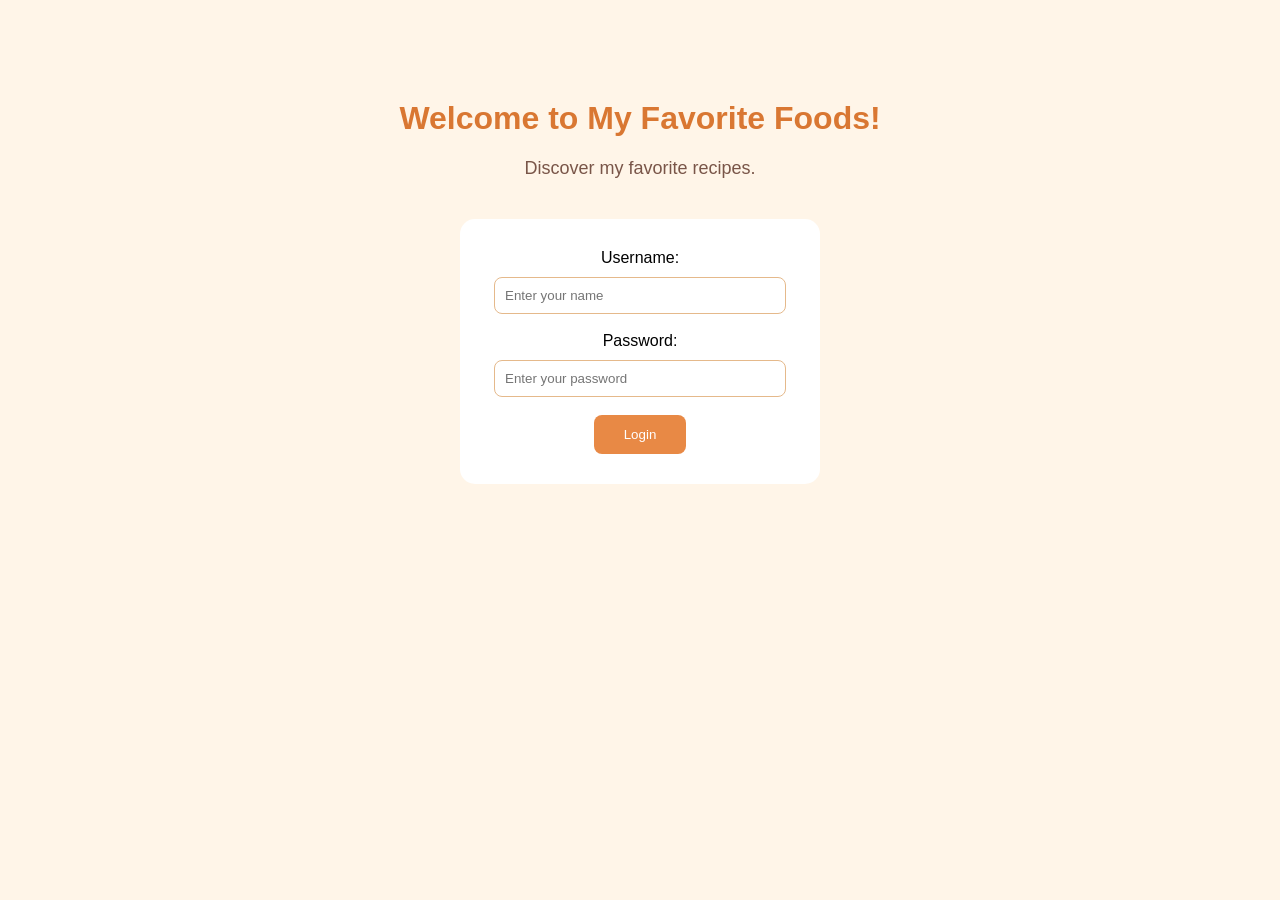
<file: index.html>
﻿<!DOCTYPE html>
<html lang="en">

<head>
    <meta charset="UTF-8">
    <title>My Favorite Foods</title>
    <link rel="stylesheet" href="style.css">
</head>

<body>

    <h1>Welcome to My Favorite Foods!</h1>

    <p>Discover my favorite recipes.</p>

    <form>
        <label>Username:</label>
        <input type="text" id="username" placeholder="Enter your name">

        <br><br>

        <label>Password:</label>
        <input type="password" id="password" placeholder="Enter your password">

        <br><br>

        <button type="button" onclick="login()">Login</button>
    </form>

    <script src="script.js"></script>

</body>
</html>
</file>
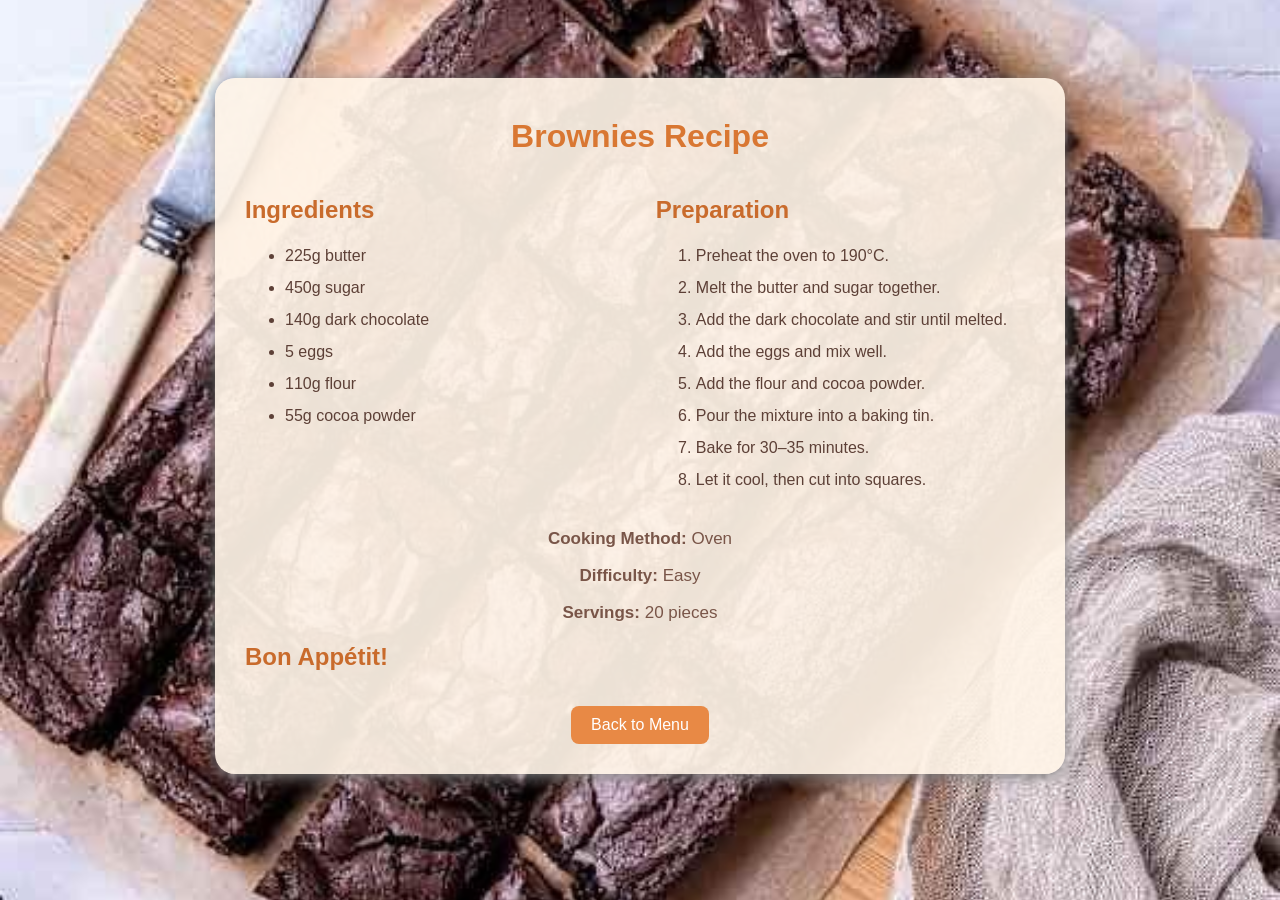
<file: brownies.html>
﻿<!DOCTYPE html>
<html lang="en">

<head>
    <meta charset="UTF-8">
    <title>Brownies Recipe</title>
    <link rel="stylesheet" href="style.css">
</head>

<body class="recipe-page brownies-page">

    <div class="recipe-box">

        <h1>Brownies Recipe</h1>

        <div class="recipe-columns">

            <div class="ingredients">
                <h2>Ingredients</h2>
                <ul>
                    <li>225g butter</li>
                    <li>450g sugar</li>
                    <li>140g dark chocolate</li>
                    <li>5 eggs</li>
                    <li>110g flour</li>
                    <li>55g cocoa powder</li>
                </ul>
            </div>

            <div class="preparation">
                <h2>Preparation</h2>
                <ol>
                    <li>Preheat the oven to 190°C.</li>
                    <li>Melt the butter and sugar together.</li>
                    <li>Add the dark chocolate and stir until melted.</li>
                    <li>Add the eggs and mix well.</li>
                    <li>Add the flour and cocoa powder.</li>
                    <li>Pour the mixture into a baking tin.</li>
                    <li>Bake for 30–35 minutes.</li>
                    <li>Let it cool, then cut into squares.</li>
                </ol>
            </div>

        </div>

        <p><strong>Cooking Method:</strong> Oven</p>
        <p><strong>Difficulty:</strong> Easy</p>
        <p><strong>Servings:</strong> 20 pieces</p>

        <h2>Bon Appétit!</h2>

        <a href="home.html#desserts" class="recipe-button">Back to Menu</a>

    </div>

</body>
</html>
</file>
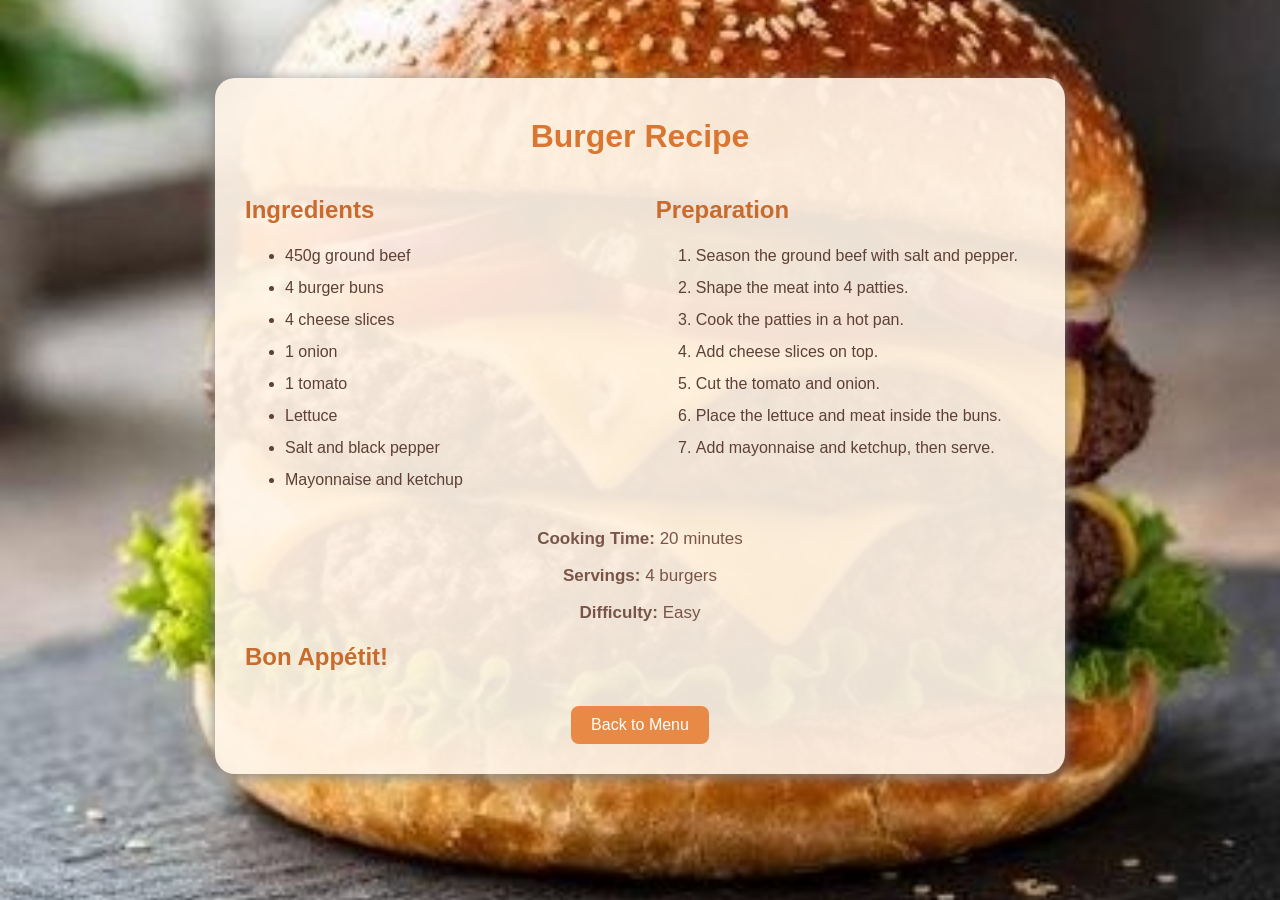
<file: burger.html>
﻿<!DOCTYPE html>
<html lang="en">

<head>
    <meta charset="UTF-8">
    <title>Burger Recipe</title>
    <link rel="stylesheet" href="style.css">
</head>

<body class="recipe-page burger-page">

    <div class="recipe-box">

        <h1>Burger Recipe</h1>

        <div class="recipe-columns">

            <div class="ingredients">
                <h2>Ingredients</h2>

                <ul>
                    <li>450g ground beef</li>
                    <li>4 burger buns</li>
                    <li>4 cheese slices</li>
                    <li>1 onion</li>
                    <li>1 tomato</li>
                    <li>Lettuce</li>
                    <li>Salt and black pepper</li>
                    <li>Mayonnaise and ketchup</li>
                </ul>
            </div>

            <div class="preparation">
                <h2>Preparation</h2>

                <ol>
                    <li>Season the ground beef with salt and pepper.</li>
                    <li>Shape the meat into 4 patties.</li>
                    <li>Cook the patties in a hot pan.</li>
                    <li>Add cheese slices on top.</li>
                    <li>Cut the tomato and onion.</li>
                    <li>Place the lettuce and meat inside the buns.</li>
                    <li>Add mayonnaise and ketchup, then serve.</li>
                </ol>
            </div>

        </div>

        <p><strong>Cooking Time:</strong> 20 minutes</p>

        <p><strong>Servings:</strong> 4 burgers</p>

        <p><strong>Difficulty:</strong> Easy</p>

        <h2>Bon Appétit!</h2>

        <a href="home.html#fast-food" class="recipe-button">
            Back to Menu
        </a>

    </div>

</body>
</html>
</file>
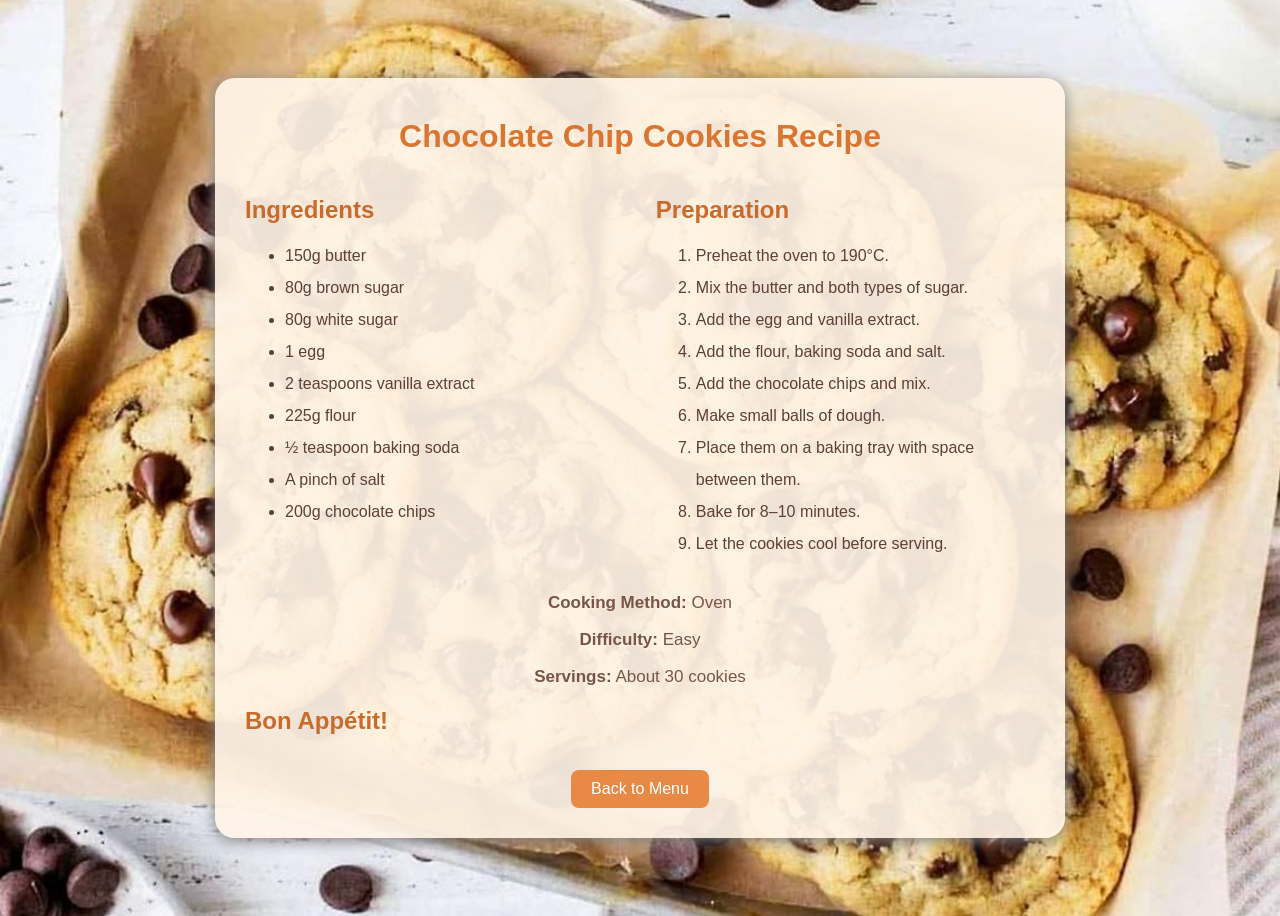
<file: cookies.html>
﻿<!DOCTYPE html>
<html lang="en">

<head>
    <meta charset="UTF-8">
    <title>Cookies Recipe</title>
    <link rel="stylesheet" href="style.css">
</head>

<body class="recipe-page cookies-page">

    <div class="recipe-box">

        <h1>Chocolate Chip Cookies Recipe</h1>

        <div class="recipe-columns">

            <div class="ingredients">
                <h2>Ingredients</h2>
                <ul>
                    <li>150g butter</li>
                    <li>80g brown sugar</li>
                    <li>80g white sugar</li>
                    <li>1 egg</li>
                    <li>2 teaspoons vanilla extract</li>
                    <li>225g flour</li>
                    <li>½ teaspoon baking soda</li>
                    <li>A pinch of salt</li>
                    <li>200g chocolate chips</li>
                </ul>
            </div>

            <div class="preparation">
                <h2>Preparation</h2>
                <ol>
                    <li>Preheat the oven to 190°C.</li>
                    <li>Mix the butter and both types of sugar.</li>
                    <li>Add the egg and vanilla extract.</li>
                    <li>Add the flour, baking soda and salt.</li>
                    <li>Add the chocolate chips and mix.</li>
                    <li>Make small balls of dough.</li>
                    <li>Place them on a baking tray with space between them.</li>
                    <li>Bake for 8–10 minutes.</li>
                    <li>Let the cookies cool before serving.</li>
                </ol>
            </div>

        </div>

        <p><strong>Cooking Method:</strong> Oven</p>
        <p><strong>Difficulty:</strong> Easy</p>
        <p><strong>Servings:</strong> About 30 cookies</p>

        <h2>Bon Appétit!</h2>

        <a href="home.html#desserts" class="recipe-button">Back to Menu</a>

    </div>

</body>
</html>
</file>
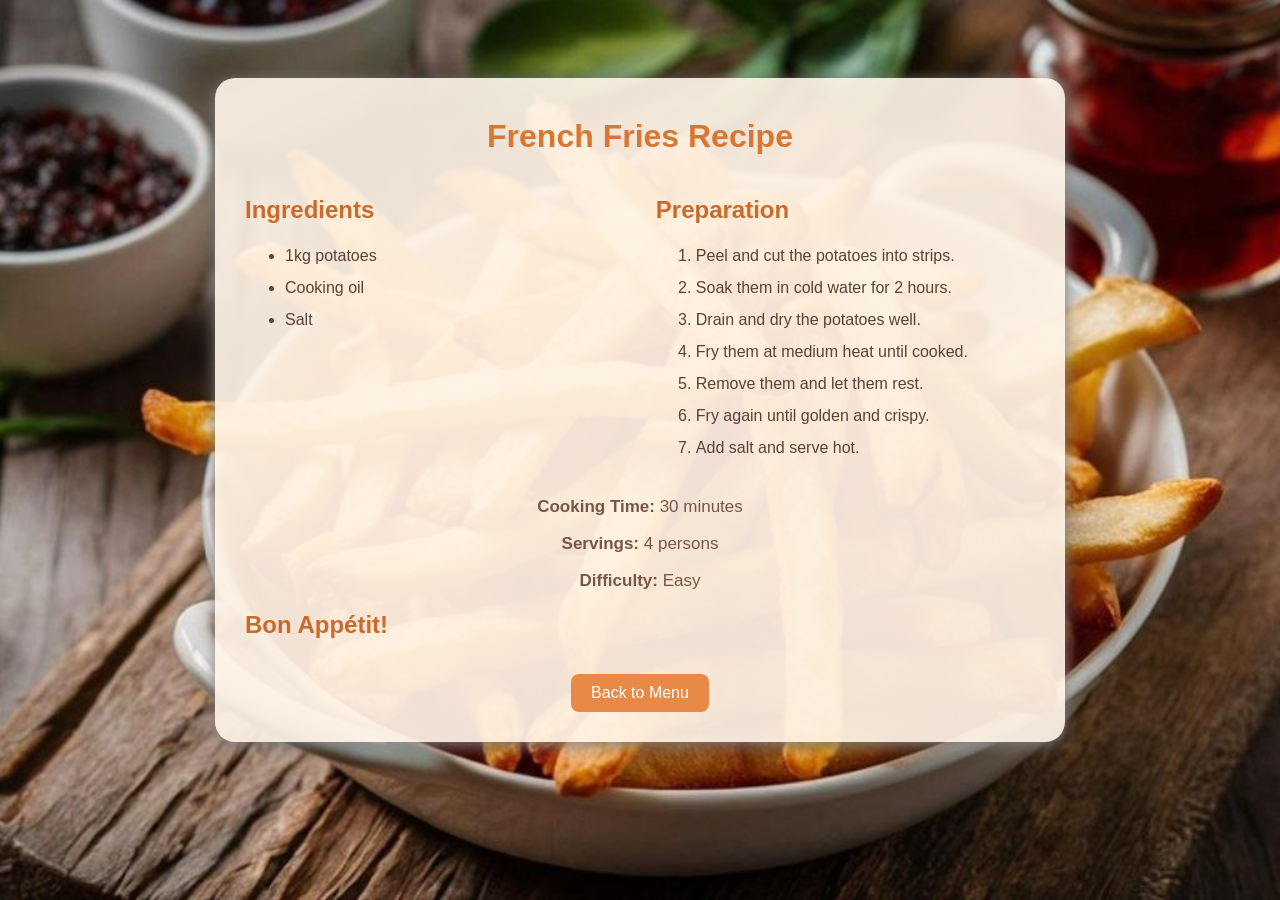
<file: french-fries.html>
﻿<!DOCTYPE html>
<html lang="en">

<head>
    <meta charset="UTF-8">
    <title>French Fries Recipe</title>
    <link rel="stylesheet" href="style.css">
</head>

<body class="recipe-page fries-page">

    <div class="recipe-box">

        <h1>French Fries Recipe</h1>

        <div class="recipe-columns">

            <div class="ingredients">
                <h2>Ingredients</h2>

                <ul>
                    <li>1kg potatoes</li>
                    <li>Cooking oil</li>
                    <li>Salt</li>
                </ul>
            </div>

            <div class="preparation">
                <h2>Preparation</h2>

                <ol>
                    <li>Peel and cut the potatoes into strips.</li>
                    <li>Soak them in cold water for 2 hours.</li>
                    <li>Drain and dry the potatoes well.</li>
                    <li>Fry them at medium heat until cooked.</li>
                    <li>Remove them and let them rest.</li>
                    <li>Fry again until golden and crispy.</li>
                    <li>Add salt and serve hot.</li>
                </ol>
            </div>

        </div>

        <p><strong>Cooking Time:</strong> 30 minutes</p>

        <p><strong>Servings:</strong> 4 persons</p>

        <p><strong>Difficulty:</strong> Easy</p>

        <h2>Bon Appétit!</h2>

        <a href="home.html#fast-food" class="recipe-button">
            Back to Menu
        </a>

    </div>

</body>
</html>
</file>
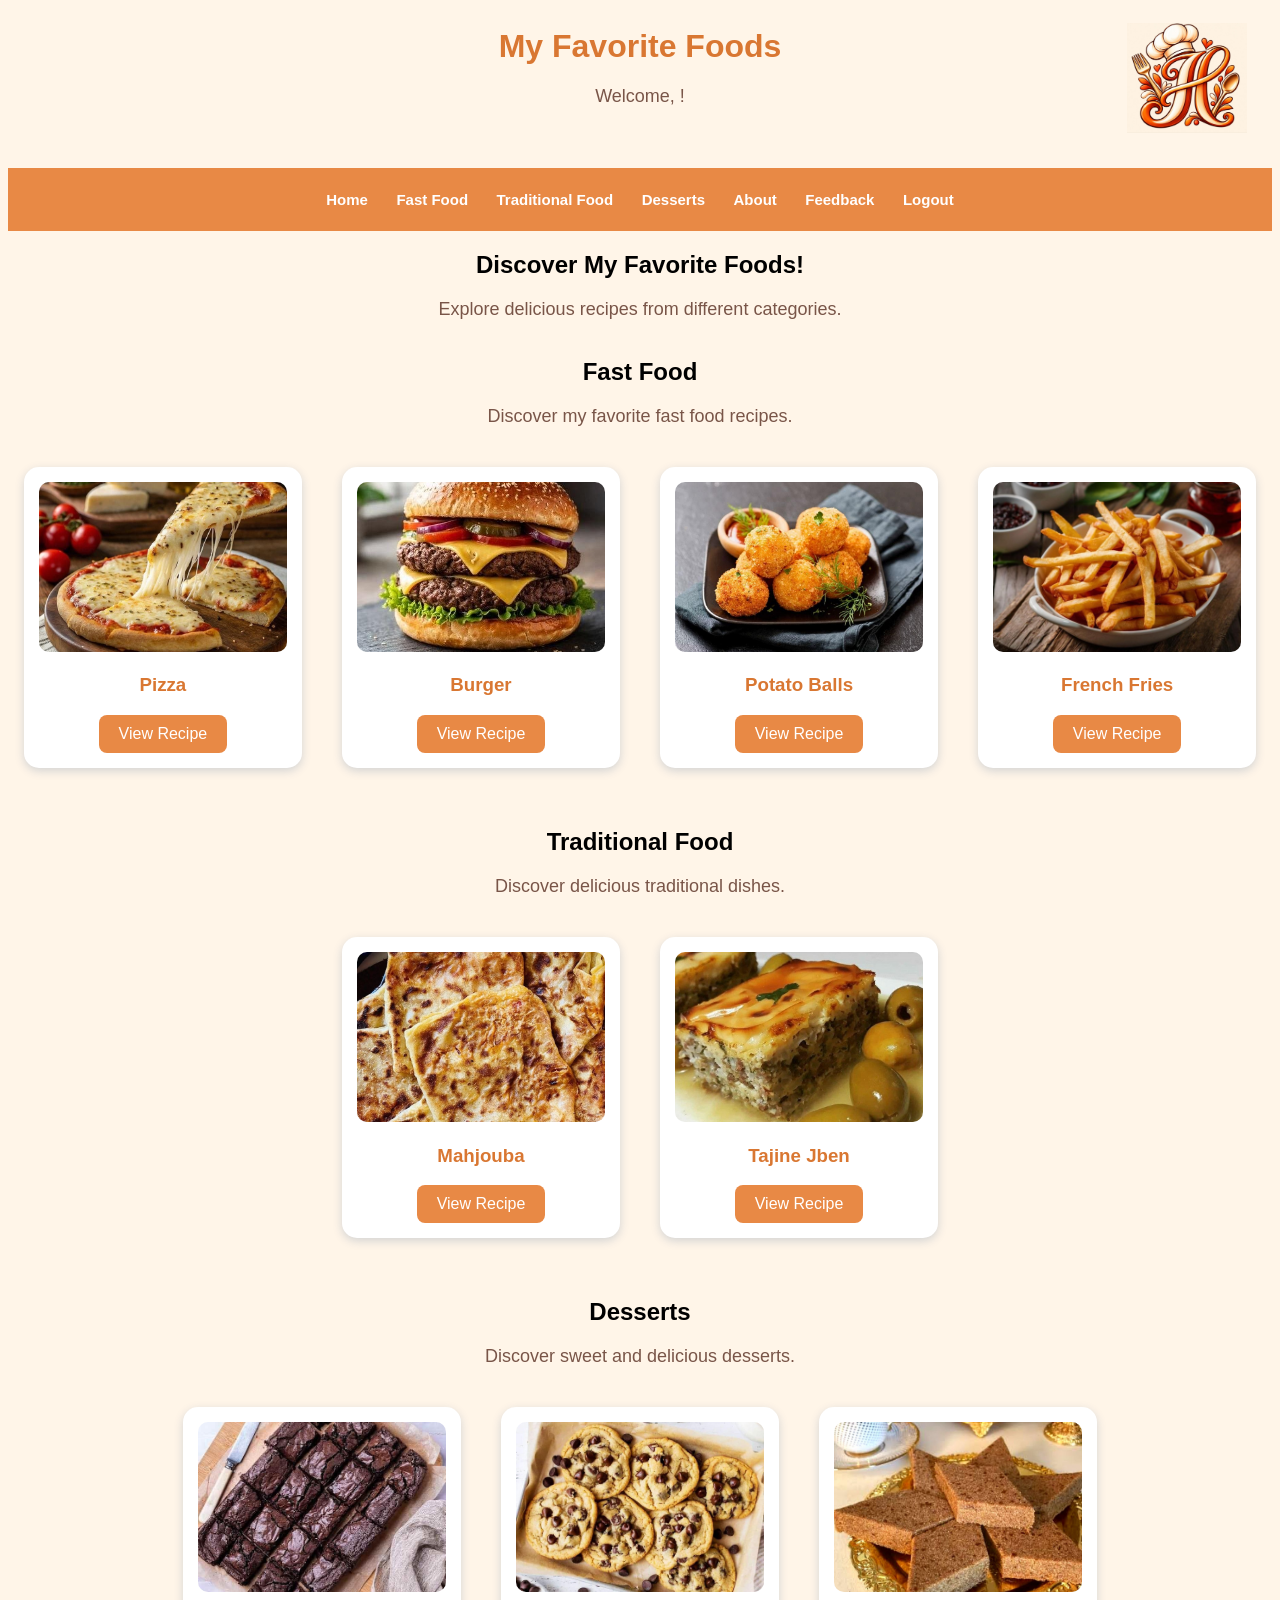
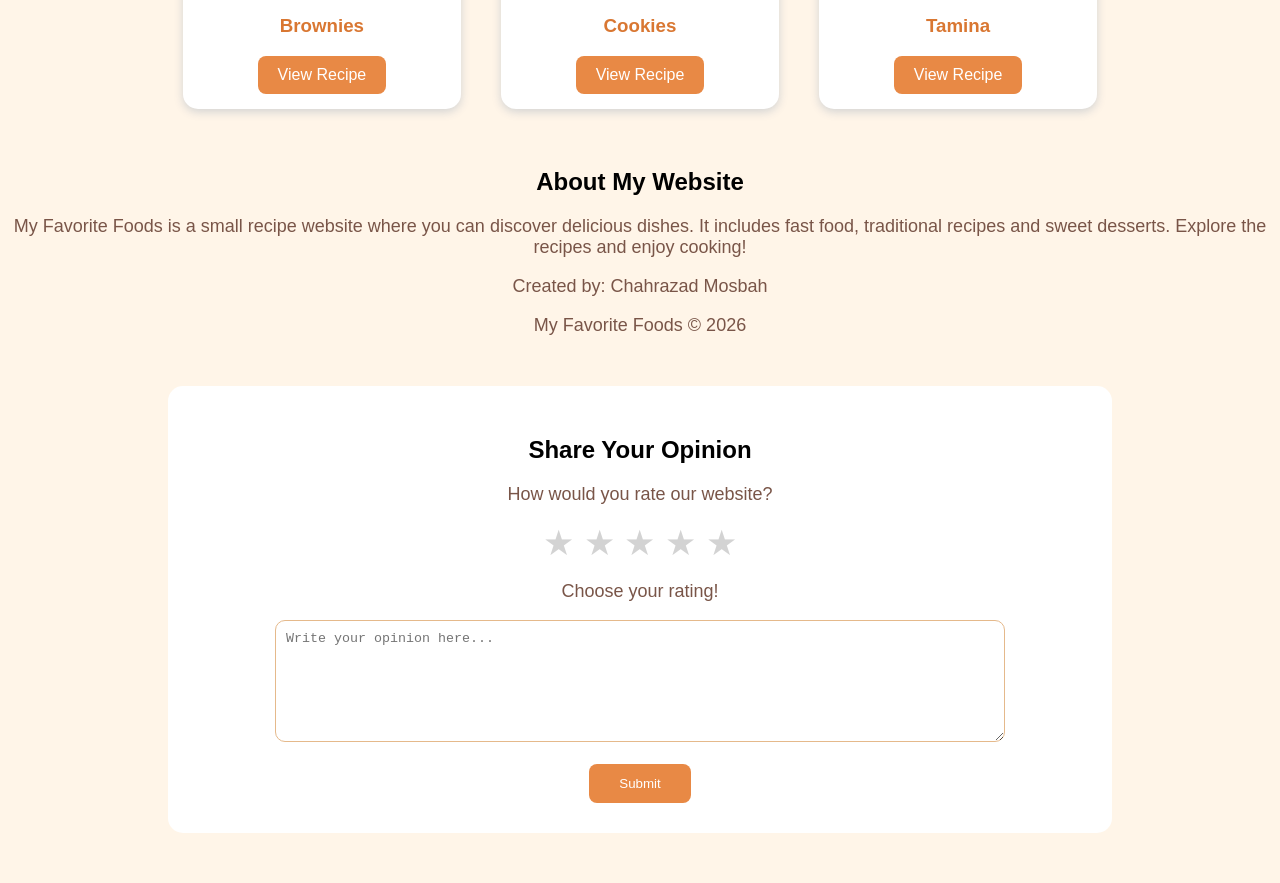
<file: home.html>
﻿<!DOCTYPE html>
<html lang="en">

<head>
    <meta charset="UTF-8">
    <title>My Favorite Foods</title>
    <link rel="stylesheet" href="style.css">
</head>

<body>

    <header id="top" class="site-header">

    <img src="logo.png" alt="My Favorite Foods Logo">

    <div class="header-text">

        <h1>My Favorite Foods</h1>

        <p id="welcome"></p>

    </div>

</header>
<nav class="navbar">

    <a href="#top">Home</a>

    <a href="#fast-food">Fast Food</a>

    <a href="#traditional">Traditional Food</a>

    <a href="#desserts">Desserts</a>

    <a href="#about">About</a>

    <a href="#feedback">Feedback</a>

    <a href="index.html">Logout</a>

</nav>


    <h2 id="home">Discover My Favorite Foods!</h2>

    <p>Explore delicious recipes from different categories.</p>

   <section id="fast-food">

    <h2>Fast Food</h2>
    <p>Discover my favorite fast food recipes.</p>

    <div class="food-container">

        <div class="food-card">
            <a href="pizza.html">
                <img src="Pizza.jpg" alt="Pizza">
            </a>
            <h3>Pizza</h3>
            <a href="pizza.html" class="recipe-button">View Recipe</a>
        </div>

        <div class="food-card">
            <a href="burger.html">
                <img src="DoubleCheeseburger.jpg" alt="Burger">
            </a>
            <h3>Burger</h3>
            <a href="burger.html" class="recipe-button">View Recipe</a>
        </div>

        <div class="food-card">
            <a href="potato-balls.html">
                <img src="Potato Balls.jpg" alt="Potato Balls">
            </a>
            <h3>Potato Balls</h3>
            <a href="potato-balls.html" class="recipe-button">View Recipe</a>
        </div>

        <div class="food-card">
            <a href="french-fries.html">
                <img src="French Fries.jpg" alt="French Fries">
            </a>
            <h3>French Fries</h3>
            <a href="french-fries.html" class="recipe-button">View Recipe</a>
        </div>

    </div>

</section>
   <section id="traditional">
    <h2>Traditional Food</h2>
    <p>Discover delicious traditional dishes.</p>

    <div class="food-container">

        <div class="food-card">
            <a href="mahjouba.html">
                <img src="Mahjouba.jpg" alt="Mahjouba">
            </a>
            <h3>Mahjouba</h3>
            <a href="mahjouba.html" class="recipe-button">View Recipe</a>
        </div>

        <div class="food-card">
            <a href="tajine-jben.html">
                <img src="Tajine Jben .jpg" alt="Tajine Jben">
            </a>
            <h3>Tajine Jben</h3>
            <a href="tajine-jben.html" class="recipe-button">View Recipe</a>
        </div>

    </div>
</section>

    <section id="desserts">

    <h2>Desserts</h2>
    <p>Discover sweet and delicious desserts.</p>

    <div class="food-container">

        <div class="food-card">
            <a href="brownies.html">
                <img src="Brownies.jpg" alt="Brownies">
            </a>
            <h3>Brownies</h3>
            <a href="brownies.html" class="recipe-button">View Recipe</a>
        </div>

        <div class="food-card">
            <a href="cookies.html">
                <img src="Cookies.jpg" alt="Cookies">
            </a>
            <h3>Cookies</h3>
            <a href="cookies.html" class="recipe-button">View Recipe</a>
        </div>

        <div class="food-card">
            <a href="tamina.html">
                <img src="Tamina.jpg" alt="Tamina">
            </a>
            <h3>Tamina</h3>
            <a href="tamina.html" class="recipe-button">View Recipe</a>
        </div>

    </div>

</section>
<section id="about">

    <h2>About My Website</h2>

    <p>
        My Favorite Foods is a small recipe website
        where you can discover delicious dishes.
        It includes fast food, traditional recipes
        and sweet desserts.
        Explore the recipes and enjoy cooking!
    </p>

    <p class="author">
        Created by: Chahrazad Mosbah
    </p>

    <p>
        My Favorite Foods © 2026
    </p>

</section>

<section id="feedback">

    <h2>Share Your Opinion</h2>

    <p>How would you rate our website?</p>

    <div class="stars">
        <span onclick="rate(1)">★</span>
        <span onclick="rate(2)">★</span>
        <span onclick="rate(3)">★</span>
        <span onclick="rate(4)">★</span>
        <span onclick="rate(5)">★</span>
    </div>

    <p id="ratingMessage">Choose your rating!</p>

    <textarea id="opinion"
    placeholder="Write your opinion here..."></textarea>

    <br><br>

    <button onclick="submitFeedback()">Submit</button>

</section>

    <script>
       var username = sessionStorage.getItem("username");

if (!username) {
    var address = window.location.search;
    username = address.substring(6);
    username = decodeURIComponent(username);
    sessionStorage.setItem("username", username);
}

document.getElementById("welcome").innerHTML =
"Welcome, " + username + "!";
var selectedRating = 0;

function rate(number) {

    selectedRating = number;

    var stars = document.querySelectorAll(".stars span");

    for (var i = 0; i < 5; i++) {

        if (i < number) {
            stars[i].classList.add("active");
        } else {
            stars[i].classList.remove("active");
        }

    }

    document.getElementById("ratingMessage").innerHTML =
    "You rated us " + number + " out of 5 stars!";

}

function submitFeedback() {

    var opinion = document.getElementById("opinion").value;

    if (selectedRating == 0) {
        alert("Please choose a star rating!");
    }
    else if (opinion.trim() == "") {
        alert("Please write your opinion!");
    }
    else {
        alert("Thank you for your feedback!");
    }

}
    </script>

</body>
</html>
</file>
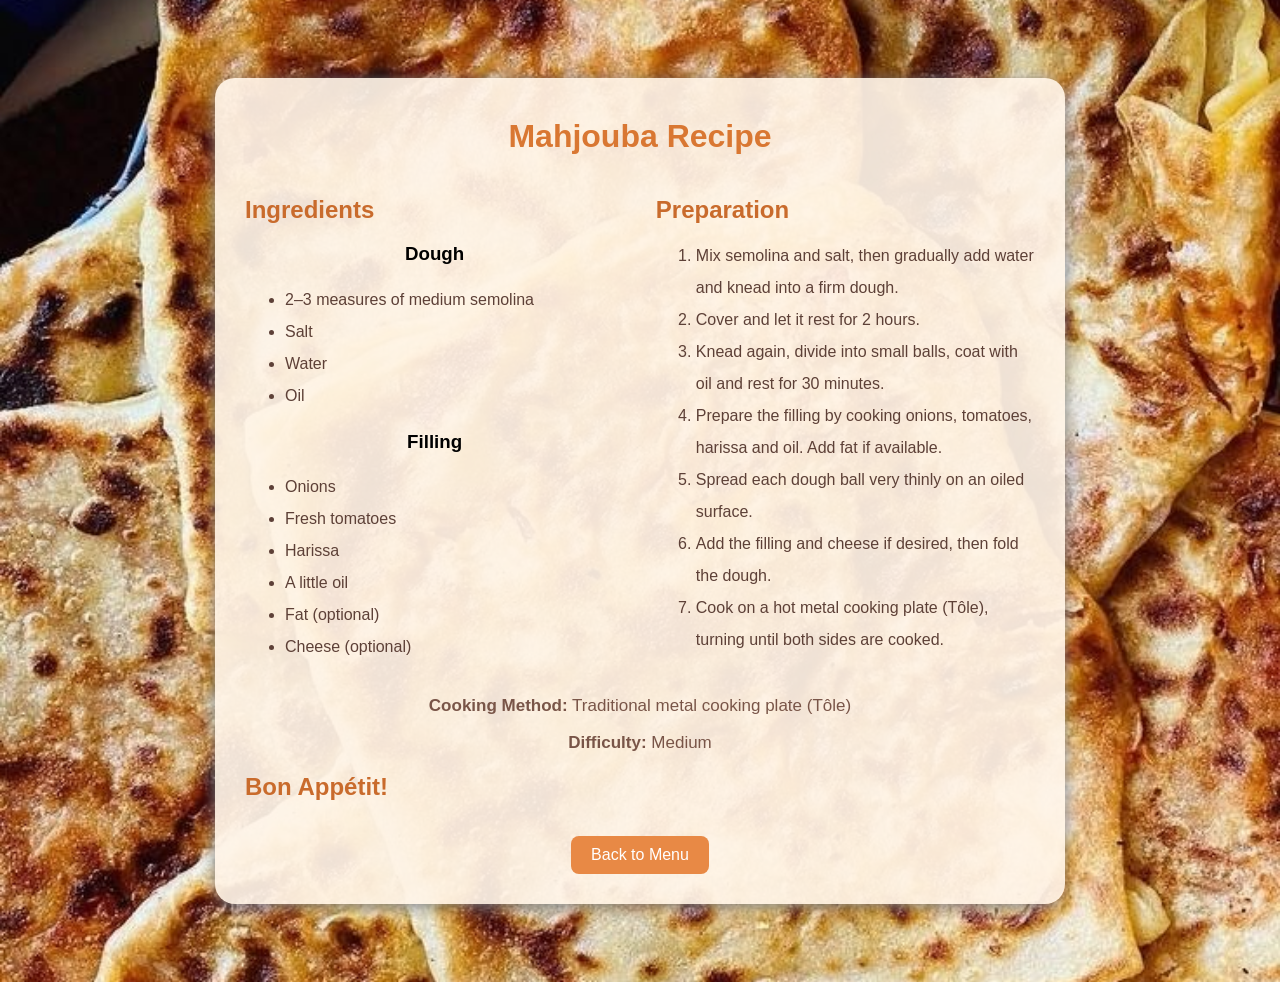
<file: mahjouba.html>
﻿<!DOCTYPE html>
<html lang="en">

<head>
    <meta charset="UTF-8">
    <title>Mahjouba Recipe</title>
    <link rel="stylesheet" href="style.css">
</head>

<body class="recipe-page mahjouba-page">

    <div class="recipe-box">

        <h1>Mahjouba Recipe</h1>

        <div class="recipe-columns">

            <div class="ingredients">
                <h2>Ingredients</h2>

                <h3>Dough</h3>
                <ul>
                    <li>2–3 measures of medium semolina</li>
                    <li>Salt</li>
                    <li>Water</li>
                    <li>Oil</li>
                </ul>

                <h3>Filling</h3>
                <ul>
                    <li>Onions</li>
                    <li>Fresh tomatoes</li>
                    <li>Harissa</li>
                    <li>A little oil</li>
                    <li>Fat (optional)</li>
                    <li>Cheese (optional)</li>
                </ul>
            </div>

            <div class="preparation">
                <h2>Preparation</h2>

                <ol>
                    <li>Mix semolina and salt, then gradually add water and knead into a firm dough.</li>
                    <li>Cover and let it rest for 2 hours.</li>
                    <li>Knead again, divide into small balls, coat with oil and rest for 30 minutes.</li>
                    <li>Prepare the filling by cooking onions, tomatoes, harissa and oil. Add fat if available.</li>
                    <li>Spread each dough ball very thinly on an oiled surface.</li>
                    <li>Add the filling and cheese if desired, then fold the dough.</li>
                    <li>Cook on a hot metal cooking plate (Tôle), turning until both sides are cooked.</li>
                </ol>
            </div>

        </div>

        <p><strong>Cooking Method:</strong> Traditional metal cooking plate (Tôle)</p>
        <p><strong>Difficulty:</strong> Medium</p>

        <h2>Bon Appétit!</h2>

        <a href="home.html#traditional" class="recipe-button">Back to Menu</a>

    </div>

</body>
</html>
</file>
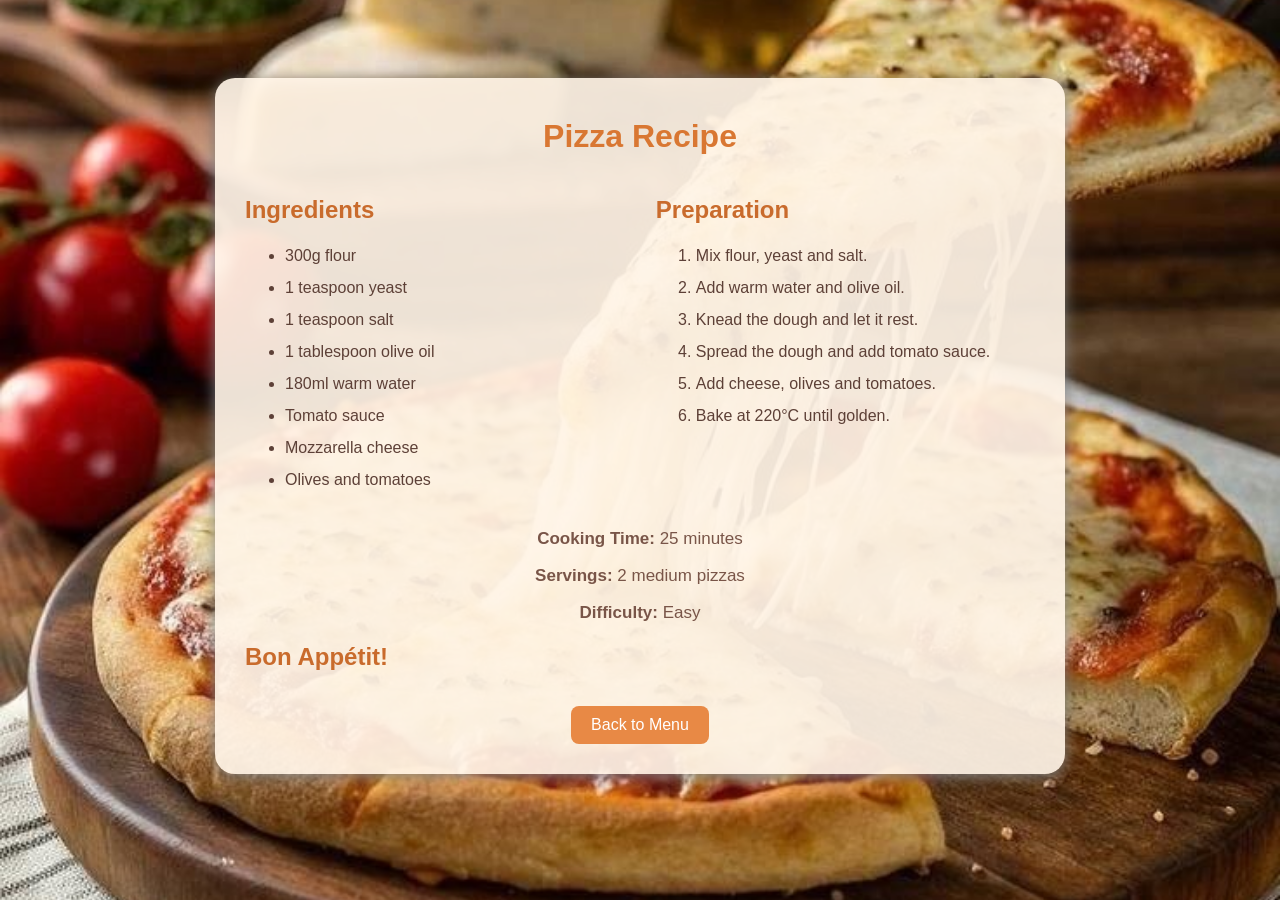
<file: pizza.html>
﻿<!DOCTYPE html>
<html lang="en">

<head>
    <meta charset="UTF-8">
    <title>Pizza Recipe</title>
    <link rel="stylesheet" href="style.css">
</head>

<body class="recipe-page pizza-page">

    <div class="recipe-box">

        <h1>Pizza Recipe</h1>

        <div class="recipe-columns">

    <div class="ingredients">
        <h2>Ingredients</h2>

        <ul>
            <li>300g flour</li>
            <li>1 teaspoon yeast</li>
            <li>1 teaspoon salt</li>
            <li>1 tablespoon olive oil</li>
            <li>180ml warm water</li>
            <li>Tomato sauce</li>
            <li>Mozzarella cheese</li>
            <li>Olives and tomatoes</li>
        </ul>
    </div>

    <div class="preparation">
        <h2>Preparation</h2>

        <ol>
            <li>Mix flour, yeast and salt.</li>
            <li>Add warm water and olive oil.</li>
            <li>Knead the dough and let it rest.</li>
            <li>Spread the dough and add tomato sauce.</li>
            <li>Add cheese, olives and tomatoes.</li>
            <li>Bake at 220°C until golden.</li>
        </ol>
    </div>

</div>

        <p><strong>Cooking Time:</strong> 25 minutes</p>

        <p><strong>Servings:</strong> 2 medium pizzas</p>

        <p><strong>Difficulty:</strong> Easy</p>

        <h2>Bon Appétit!</h2>

        <a href="home.html#fast-food" class="recipe-button">
            Back to Menu
        </a>

    </div>

</body>
</html>
</file>
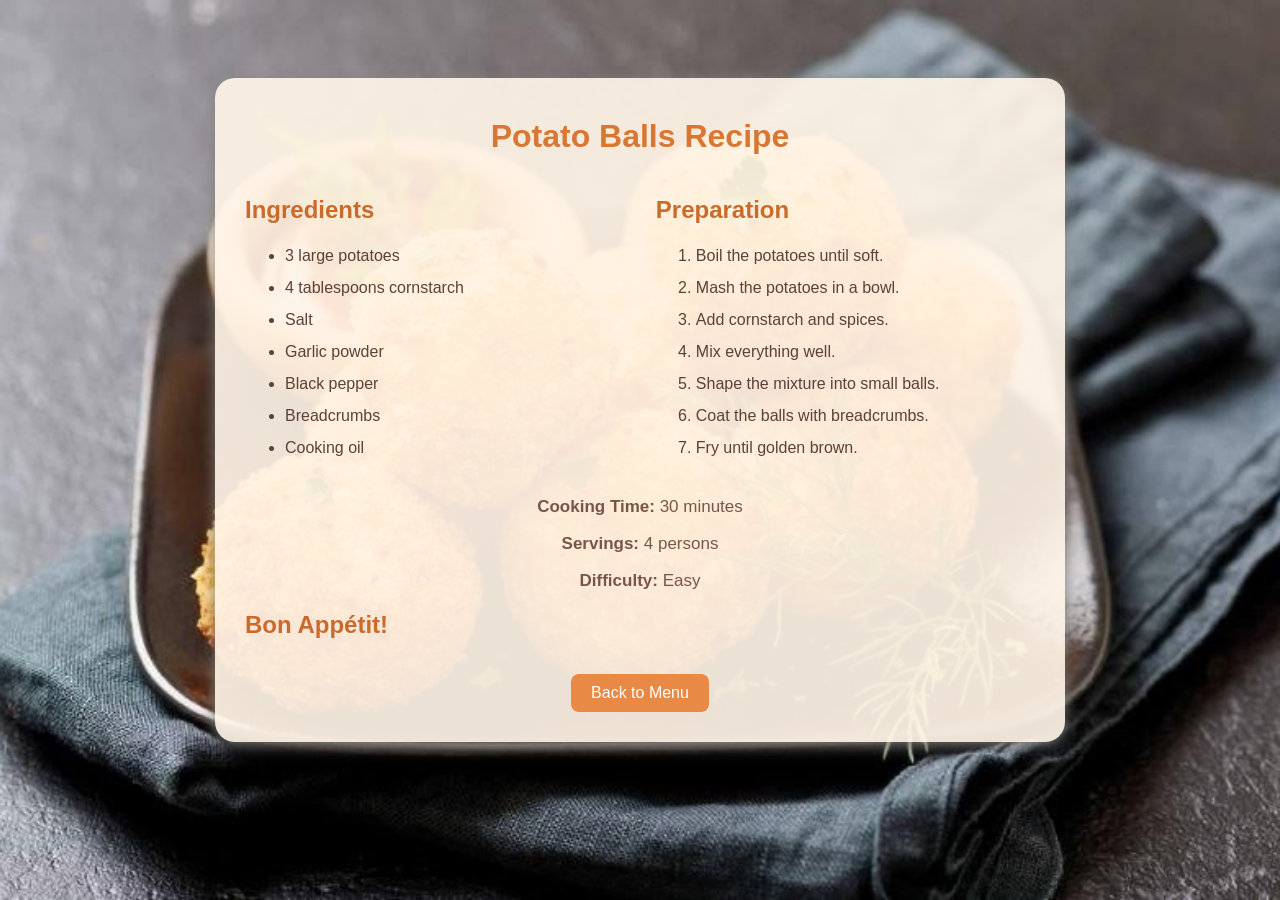
<file: potato-balls.html>
﻿<!DOCTYPE html>
<html lang="en">

<head>
    <meta charset="UTF-8">
    <title>Potato Balls Recipe</title>
    <link rel="stylesheet" href="style.css">
</head>

<body class="recipe-page potato-page">

    <div class="recipe-box">

        <h1>Potato Balls Recipe</h1>

        <div class="recipe-columns">

            <div class="ingredients">
                <h2>Ingredients</h2>

                <ul>
                    <li>3 large potatoes</li>
                    <li>4 tablespoons cornstarch</li>
                    <li>Salt</li>
                    <li>Garlic powder</li>
                    <li>Black pepper</li>
                    <li>Breadcrumbs</li>
                    <li>Cooking oil</li>
                </ul>
            </div>

            <div class="preparation">
                <h2>Preparation</h2>

                <ol>
                    <li>Boil the potatoes until soft.</li>
                    <li>Mash the potatoes in a bowl.</li>
                    <li>Add cornstarch and spices.</li>
                    <li>Mix everything well.</li>
                    <li>Shape the mixture into small balls.</li>
                    <li>Coat the balls with breadcrumbs.</li>
                    <li>Fry until golden brown.</li>
                </ol>
            </div>

        </div>

        <p><strong>Cooking Time:</strong> 30 minutes</p>

        <p><strong>Servings:</strong> 4 persons</p>

        <p><strong>Difficulty:</strong> Easy</p>

        <h2>Bon Appétit!</h2>

        <a href="home.html#fast-food" class="recipe-button">
            Back to Menu
        </a>

    </div>

</body>
</html>
</file>
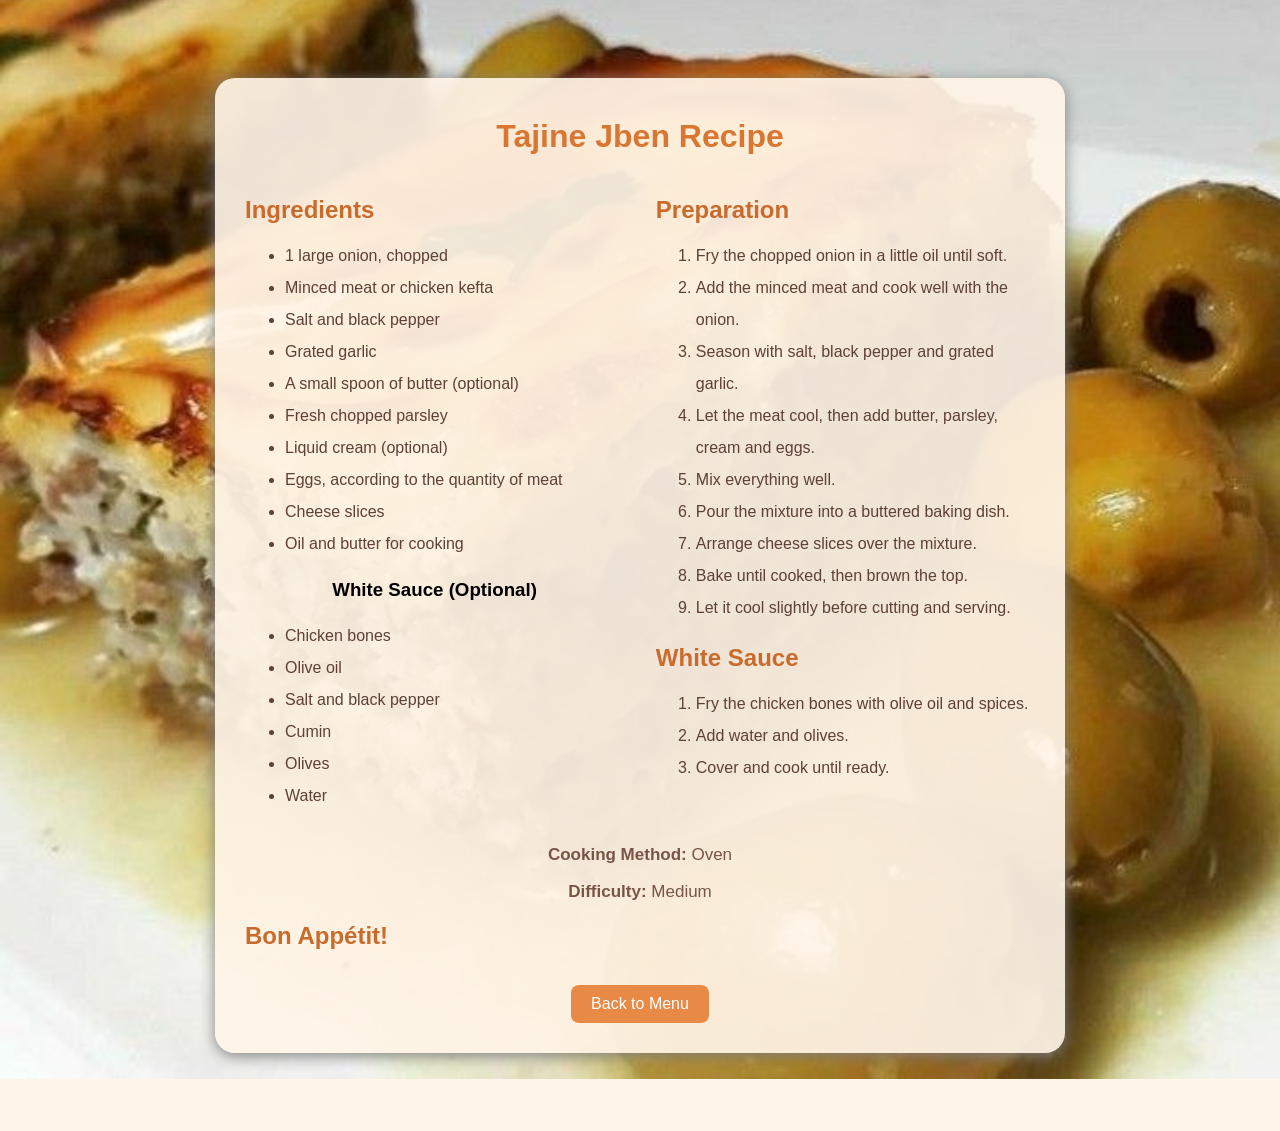
<file: tajine-jben.html>
﻿<!DOCTYPE html>
<html lang="en">

<head>
    <meta charset="UTF-8">
    <title>Tajine Jben Recipe</title>
    <link rel="stylesheet" href="style.css">
</head>

<body class="recipe-page tajine-jben-page">

    <div class="recipe-box">

        <h1>Tajine Jben Recipe</h1>

        <div class="recipe-columns">

            <div class="ingredients">
                <h2>Ingredients</h2>

                <ul>
                    <li>1 large onion, chopped</li>
                    <li>Minced meat or chicken kefta</li>
                    <li>Salt and black pepper</li>
                    <li>Grated garlic</li>
                    <li>A small spoon of butter (optional)</li>
                    <li>Fresh chopped parsley</li>
                    <li>Liquid cream (optional)</li>
                    <li>Eggs, according to the quantity of meat</li>
                    <li>Cheese slices</li>
                    <li>Oil and butter for cooking</li>
                </ul>

                <h3>White Sauce (Optional)</h3>
                <ul>
                    <li>Chicken bones</li>
                    <li>Olive oil</li>
                    <li>Salt and black pepper</li>
                    <li>Cumin</li>
                    <li>Olives</li>
                    <li>Water</li>
                </ul>
            </div>

            <div class="preparation">
                <h2>Preparation</h2>

                <ol>
                    <li>Fry the chopped onion in a little oil until soft.</li>
                    <li>Add the minced meat and cook well with the onion.</li>
                    <li>Season with salt, black pepper and grated garlic.</li>
                    <li>Let the meat cool, then add butter, parsley, cream and eggs.</li>
                    <li>Mix everything well.</li>
                    <li>Pour the mixture into a buttered baking dish.</li>
                    <li>Arrange cheese slices over the mixture.</li>
                    <li>Bake until cooked, then brown the top.</li>
                    <li>Let it cool slightly before cutting and serving.</li>
                </ol>

                <h2>White Sauce</h2>
                <ol>
                    <li>Fry the chicken bones with olive oil and spices.</li>
                    <li>Add water and olives.</li>
                    <li>Cover and cook until ready.</li>
                </ol>
            </div>

        </div>

        <p><strong>Cooking Method:</strong> Oven</p>
        <p><strong>Difficulty:</strong> Medium</p>

        <h2>Bon Appétit!</h2>

        <a href="home.html#traditional" class="recipe-button">Back to Menu</a>

    </div>

</body>
</html>
</file>
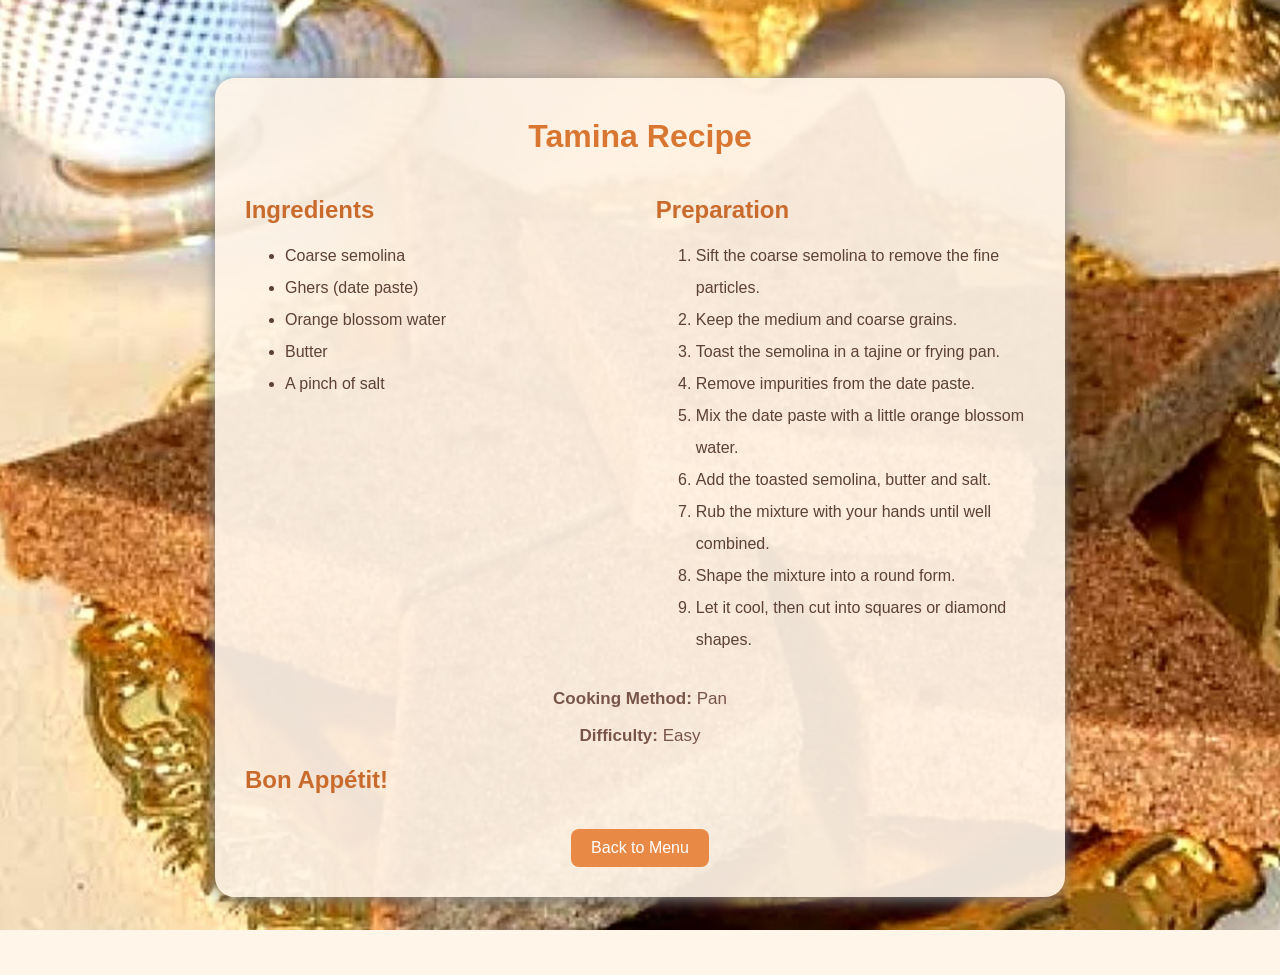
<file: tamina.html>
﻿<!DOCTYPE html>
<html lang="en">

<head>
    <meta charset="UTF-8">
    <title>Tamina Recipe</title>
    <link rel="stylesheet" href="style.css">
</head>

<body class="recipe-page tamina-page">

    <div class="recipe-box">

        <h1>Tamina Recipe</h1>

        <div class="recipe-columns">

            <div class="ingredients">
                <h2>Ingredients</h2>
                <ul>
                    <li>Coarse semolina</li>
                    <li>Ghers (date paste)</li>
                    <li>Orange blossom water</li>
                    <li>Butter</li>
                    <li>A pinch of salt</li>
                </ul>
            </div>

            <div class="preparation">
                <h2>Preparation</h2>
                <ol>
                    <li>Sift the coarse semolina to remove the fine particles.</li>
                    <li>Keep the medium and coarse grains.</li>
                    <li>Toast the semolina in a tajine or frying pan.</li>
                    <li>Remove impurities from the date paste.</li>
                    <li>Mix the date paste with a little orange blossom water.</li>
                    <li>Add the toasted semolina, butter and salt.</li>
                    <li>Rub the mixture with your hands until well combined.</li>
                    <li>Shape the mixture into a round form.</li>
                    <li>Let it cool, then cut into squares or diamond shapes.</li>
                </ol>
            </div>

        </div>

        <p><strong>Cooking Method:</strong> Pan</p>
        <p><strong>Difficulty:</strong> Easy</p>

        <h2>Bon Appétit!</h2>

        <a href="home.html#desserts" class="recipe-button">Back to Menu</a>

    </div>

</body>
</html>
</file>
<file: style.css>
body {
    background-color: #FFF5E8;
    font-family: Arial, sans-serif;
    text-align: center;
}

h1 {
    color: #D97732;
    margin-top: 100px;
}

p {
    color: #795548;
    font-size: 18px;
}

form {
    background-color: white;
    width: 300px;
    margin: 40px auto;
    padding: 30px;
    border-radius: 15px;
}

input {
    width: 90%;
    padding: 10px;
    margin-top: 10px;
    border: 1px solid #E5B98B;
    border-radius: 8px;
}

button {
    background-color: #E88945;
    color: white;
    padding: 12px 30px;
    border: none;
    border-radius: 8px;
    cursor: pointer;
}

button:hover {
    background-color: #C96B2C;
}
#feedback {
    background-color: white;
    width: 70%;
    margin: 50px auto;
    padding: 30px;
    border-radius: 15px;
    text-align: center;
}

.stars {
    font-size: 35px;
    color: #D3D3D3;
    cursor: pointer;
}

.stars span.active {
    color: orange;
}

#opinion {
    width: 80%;
    height: 100px;
    padding: 10px;
    border: 1px solid #E5B98B;
    border-radius: 10px;
}
html {
    scroll-behavior: smooth;
}

.navbar {
    background-color: #E88945;
    padding: 18px 10px;
    text-align: center;
    position: sticky;
    top: 0;
    z-index: 1000;
}

.navbar a {
    display: inline-block;
    color: white;
    text-decoration: none;
    font-weight: bold;
    font-size: 15px;
    margin: 5px 12px;
}

.navbar a:hover {
    color: #FFF0D9;
    text-decoration: underline;
}
section {
    padding-top: 100px;
    margin-top: -100px;
}


#home {
    scroll-margin-top: 150px;
}



/* Fast Food Cards */

.food-container {
    display: flex;
    justify-content: center;
    flex-wrap: wrap;
gap:20px;
    margin: 30px auto;
}

.food-card {
    width: 22%;
    min-width: 180px;
margin: 10px;
box-sizing: border-box;
    background-color: white;
    padding: 15px;
    border-radius: 15px;
    box-shadow: 0 3px 10px lightgray;
}

.food-card img {
    width: 100%;
    height: 170px;
    object-fit: cover;
    border-radius: 10px;
}

.food-card h3 {
    color: #D97732;
}

.recipe-button {
    display: inline-block;
    background-color: #E88945;
    color: white;
    padding: 10px 20px;
    border-radius: 8px;
    text-decoration: none;
}

.recipe-button:hover {
    background-color: #C96B2C;
}
/* Pizza Recipe Page */

.recipe-page {
    background-image: url("Pizza.jpg");
    background-size: cover;
    background-position: center;
    background-repeat: no-repeat;
    background-attachment: fixed;
    padding: 40px 15px;
    box-sizing: border-box;
}

.recipe-box {
    background-color: rgba(255, 245, 232, 0.92);
    width: 80%;
    max-width: 850px;
    margin: 30px auto;
    padding: 30px;
    border-radius: 20px;
    box-shadow: 0 3px 15px gray;
    box-sizing: border-box;
}

.recipe-box h1 {
    color: #D97732;
    margin-top: 10px;
}

.recipe-box h2 {
    color: #C96B2C;
    text-align: left;
}

.recipe-box ul,
.recipe-box ol {
    text-align: left;
    line-height: 2;
    color: #5D4037;
}

.recipe-box p {
    color: #795548;
    font-size: 17px;
}

.recipe-box .recipe-button {
    margin-top: 15px;
}


/* Recipe Columns */

.recipe-columns {
    display: flex;
    justify-content: space-between;
    align-items: flex-start;
}

.ingredients,
.preparation {
    width: 48%;
    box-sizing: border-box;
}

.recipe-columns h2 {
    margin-bottom: 15px;
}
/* Burger Recipe Background */

.burger-page {
    background-image: url("DoubleCheeseburger.jpg");
}
/* Potato Balls Recipe Background */

.potato-page {
    background-image: url("Potato Balls.jpg");
}
/* French Fries Recipe Background */

.fries-page {
    background-image: url("French Fries.jpg");
}

.mahjouba-page {
    background-image: url("Mahjouba.jpg");
}

.tajine-jben-page {
    background-image: url("Tajine Jben .jpg");
}
.brownies-page {
    background-image: url("Brownies.jpg");
}

.cookies-page {
    background-image: url("Cookies.jpg");
}

.tamina-page {
    background-image: url("Tamina.jpg");
}
.site-header {
    position: relative;
    text-align: center;
    padding: 20px;
    min-height: 120px;
}

.site-header img {
    position: absolute;
    right: 25px;
    top: 10px;
    width: 120px;
    height: 120px;
    object-fit: contain;
    background: transparent;
}
.site-header h1 {
    margin-top: 0;
}

.site-header p {
    margin-top: 10px;
}
</file>
